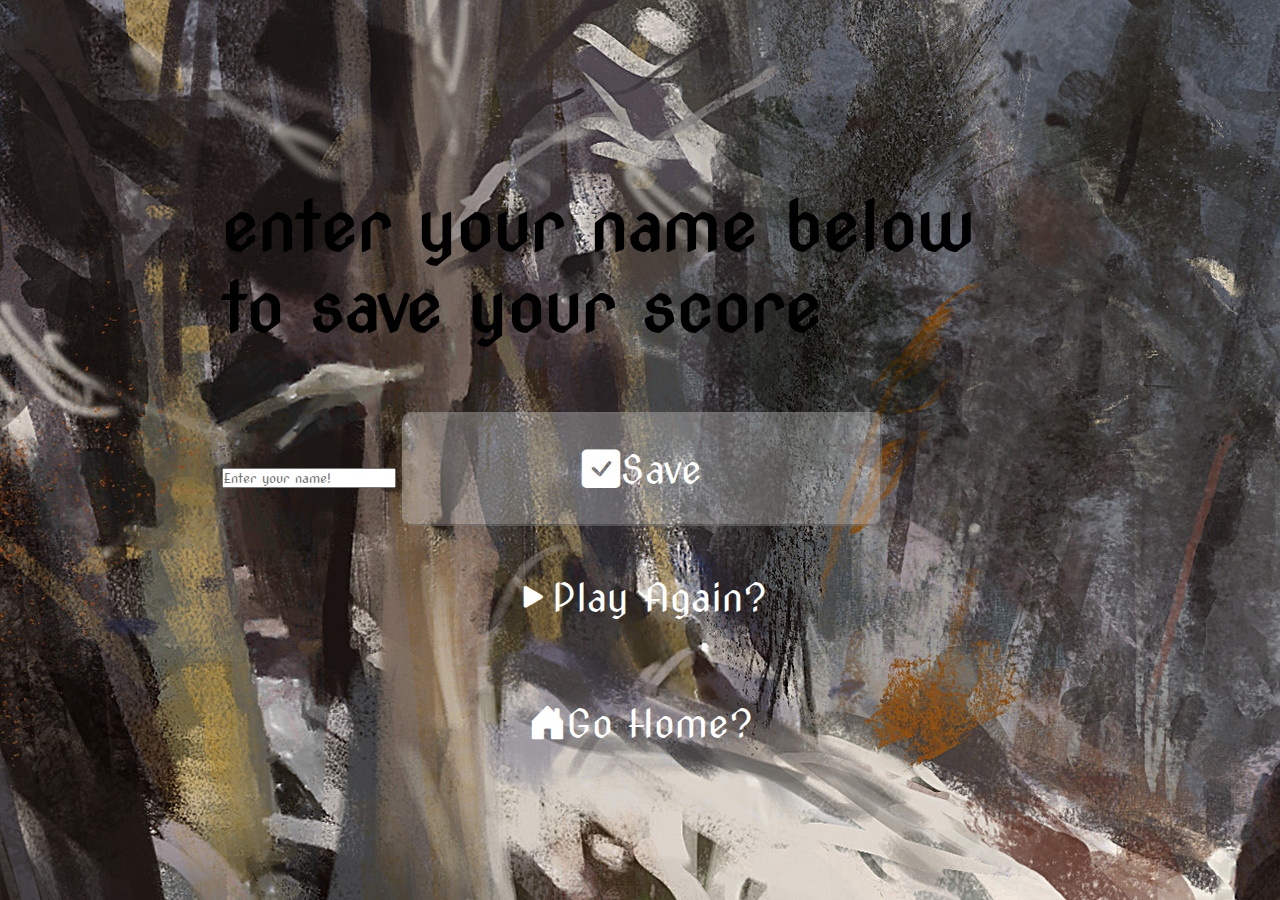
<file: Assets/HTML/end.html>
<!DOCTYPE html>
<html lang="en">
<head>
    <meta charset="UTF-8">
    <meta http-equiv="X-UA-Compatible" content="IE=edge">
    <meta name="viewport" content="width=device-width, initial-scale=1.0">
    <title>end api quiz game page</title>
    <link rel="stylesheet" href="../CSS/style.css">
    <link href="https://fonts.googleapis.com/css2?family=Bungee&display=swap" rel="stylesheet">
    <link href="https://fonts.googleapis.com/css2?family=Nova+Cut&family=Roboto&display=swap" rel="stylesheet">
    <link rel="stylesheet" href="https://cdn.jsdelivr.net/npm/bootstrap-icons@1.7.2/font/bootstrap-icons.css">
</head>
<body>
    <div class="container">
        <div id="end" class="flex-center flex-column">
            <h1 id="finalScore">0</h1>
            <form action="" class="end-form-container">
                <h2 id="end-text">enter your name below to save your score</h2>
                <input type="text" name="name" id="username" placeholder="Enter your name!">
                <button class="btn" id="saveScoreBtn" type="submit" onclick="saveHighScore(event)" disabled><i class="bi bi-check-square-fill"></i>Save</button>
            </form>
            <a href="../HTML/game.html" class="btn" id="playAgainBtn"><i class="bi bi-play-fill"></i>Play Again?</a>
            <a href="../../index.html" class="btn" id="homeBtn"><i class="bi bi-house-door-fill"></i>Go Home?</a>
        </div>
    </div>
<script src="../JS/end.js"></script>
</body>
</html>
</file>
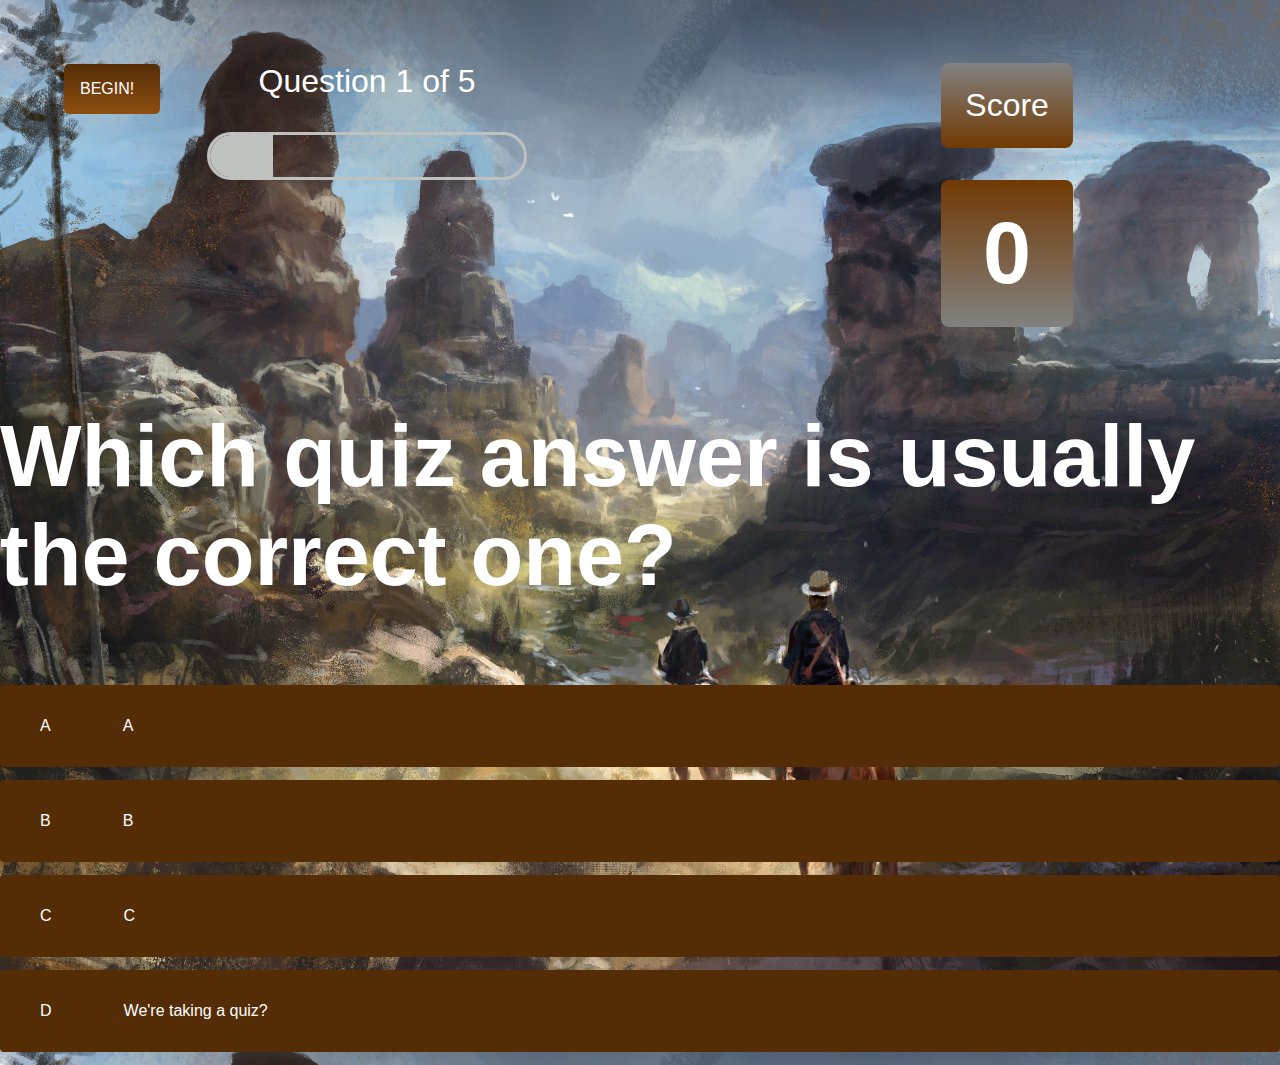
<file: Assets/HTML/game.html>
<!DOCTYPE html>
<html lang="en">
<head>
    <meta charset="UTF-8">
    <meta http-equiv="X-UA-Compatible" content="IE=edge">
    <meta name="viewport" content="width=device-width, initial-scale=1.0">
    <title>API quiz game html file</title>
    <link rel="stylesheet" href="../CSS/style.css">
    <link rel="stylesheet" href="../CSS/game.css">
</head>
<body>
    <div class="CDtimer" id="timer">BEGIN!</div>
    <div class="container">
        <div id="game" class="justify-center flex-column">
            <div id="hud">
                <div class="hud-item">
                    <p id="progressText" class="hud-prefix">
                        Question
                    </p>
                    <div id="progressBar">
                        <div id="progressBarFull"></div>
                    </div>
                </div>
                <div class="hud-item">
                    <p class="hud-prefix" id="scoretext">
                        Score
                    </p>
                    <h1 class="hud-main-text" id="score">
                        0
                    </h1>
                </div>
            </div>
            <h1 id="question">What is the answer to this question</h1>
            <div class="choice-container">
                <p class="choice-prefix">A</p>
                <p class="choice-text" data-number="1">choice 1</p>
            </div>
            <div class="choice-container">
                <p class="choice-prefix">B</p>
                <p class="choice-text" data-number="2">choice 2</p>
            </div>
            <div class="choice-container">
                <p class="choice-prefix">C</p>
                <p class="choice-text" data-number="3">choice 3</p>
            </div>
            <div class="choice-container">
                <p class="choice-prefix">D</p>
                <p class="choice-text" data-number="4">choice 4</p>
            </div>
        </div>
    </div>
    <script src="../JS/game.js"></script>
</body>
</html>
</file>
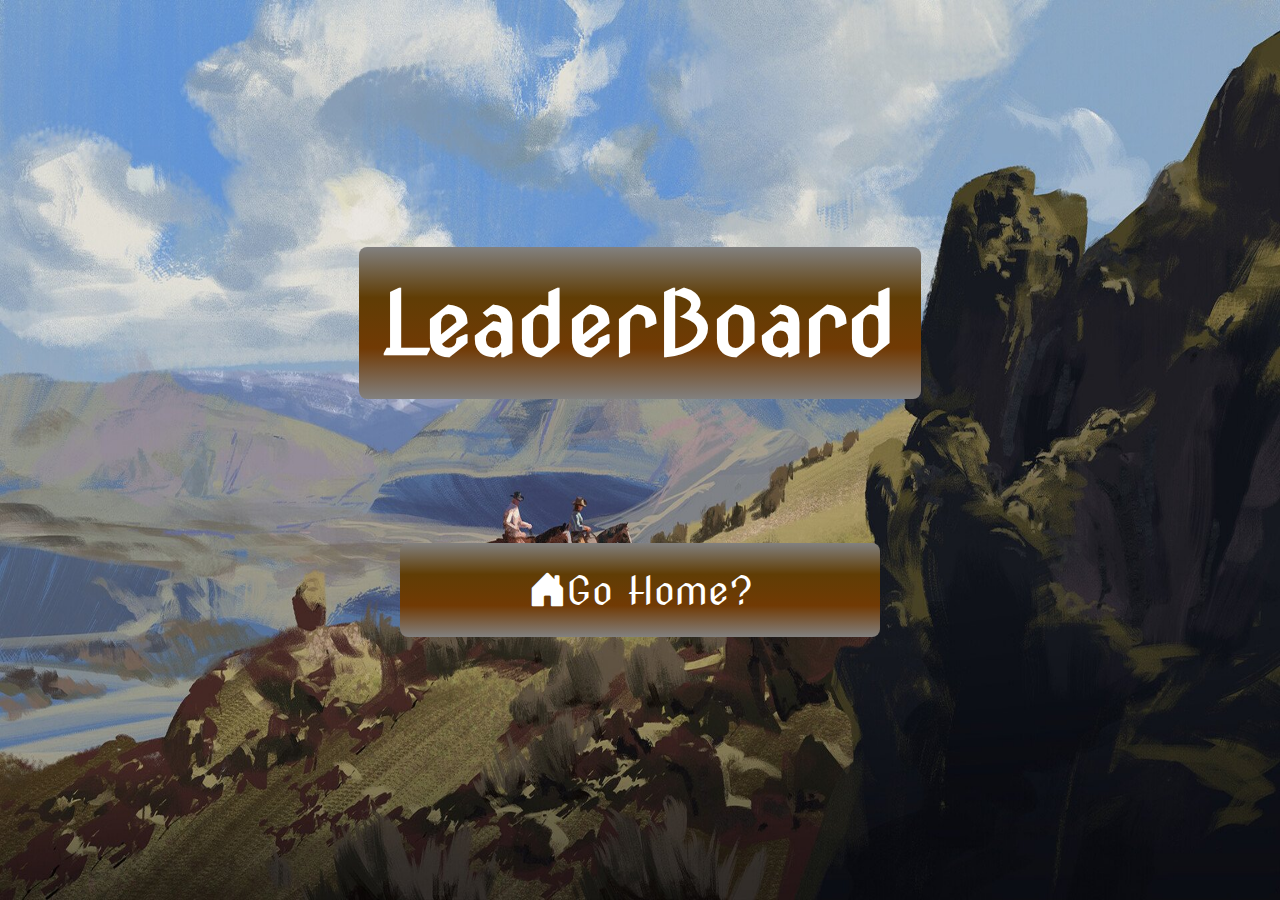
<file: Assets/HTML/highscores.html>
<!DOCTYPE html>
<html lang="en">
<head>
    <meta charset="UTF-8">
    <meta http-equiv="X-UA-Compatible" content="IE=edge">
    <meta name="viewport" content="width=device-width, initial-scale=1.0">
    <title>high scores page</title>
    <link rel="stylesheet" href="../CSS/style.css">
    <link rel="stylesheet" href="../CSS/highschores.css">
    <link rel="stylesheet" href="https://cdn.jsdelivr.net/npm/bootstrap-icons@1.7.2/font/bootstrap-icons.css">
    <link href="https://fonts.googleapis.com/css2?family=Nova+Cut&family=Roboto&display=swap" rel="stylesheet">
</head>
<body>
    <div class="container">
        <div id="highScores" class="flex-center flex-column">
            <h1 id="finalScore">LeaderBoard</h1>
            <ul id="highScoresList"></ul>
            <a href="../../index.html" class="btn" id="goHome"><i class="bi bi-house-door-fill"></i>Go Home?</a>
        </div>
    </div>
    <script src="../JS/highscores.js"></script>
</body>
</html>
</file>
<file: Assets/CSS/style.css>
:root {
    background-image: url("../Images/CowboyBack.jpg");
}

* {
    box-sizing: border-box;
    margin: 0;
    padding: 0;
    /* font-size: 62.5%; */
    font-family: "nova cut", sans-serif;
}

h1 {
    font-size: 5.4rem;
    color: #fff;
    margin-bottom: 5rem;
}

h2 {
    font-size: 4.2rem;
    margin-bottom: 4rem;
}

.container {
    width: 100vh;
    height: 100vh;
    display: flex;
    justify-content: center;
    align-items: center;
    max-width: 80rem;
    margin: 0 auto;
    padding: 2rem;
}

.flex-column {
    display: flex;
    flex-direction: column;
}

.flex-center {
    justify-content: center;
    align-items: center;
}

.justify-center {
    justify-content: center;
}

.text-center {
    text-align: center;
}

.hidden {
    display: none;
}

#readysetgo {
    padding: 1.5rem 1.5rem;
    background: linear-gradient(#A76C0C,#734905);
    border-radius: 8px;
}

.btn {
    font-size: 2.4rem;
    padding: 2rem 0;
    width: 30rem;
    text-align: center;
    margin-bottom: 1rem;
    text-decoration: none;
    color:#fff;
    border-radius: 10px;
}

.btn:hover {
    cursor: pointer;
    box-shadow: 0 0.4rem 1.4rem 0 #10265D;
    transition: transform 150ms;
    transform: scale(1.03);
}

.btn[disabled]:hover {
    cursor: not-allowed;
    box-shadow: none;
    transform: none;
}

#play-btn {
    font-family: "bungee", sans-serif;
    background: linear-gradient(#DBD7D1,#828180);
}

#highscore-btn {
    font-family: "bungee", sans-serif;
    background: linear-gradient(#713A04,#271402);
}
</file>
<file: Assets/CSS/game.css>
:root {
    background-image: url(../Images/maingamecowboy.jpg);
    background-size: 100% 100%;
}

body {
    color: #fff;
}

.CDtimer {
    padding: 1rem;
    background: linear-gradient(#542D07, #8E4F11);
    color:#fff;
    border-radius: 5px;
    margin-left: 5%;
    margin-right: 87.5%;
    margin-top: 5%;
}

#scoretext {
padding: 1.5rem 1.5rem;
background: linear-gradient(#828180, #713A04);
border-radius: 8px;
margin-bottom: 2rem;
}

#score {
    padding: 1.5rem 1.5rem;
    background: linear-gradient(#713A04,#828180);
    border-radius: 8px;
}

.choice-container {
    display: flex;
    margin-bottom: 0.8rem;
    width: 100%;
    border-radius: 4px;
    background: #542D07;
    min-width: 80rem;
}

.choice-container:hover {
    cursor: pointer;
    box-shadow: 0 0.4rem 1.4rem 0 #8E4F11;
    transform: scale(1.02);
    transition: transform 100ms;
}

.choice-prefix {
    padding: 2rem 2.5rem;
    color:white;
}

.choice-text {
    padding: 2rem;
    width: 100%;
}

.correct {
    background: linear-gradient(#4DD31F, #227606);
}

.incorrect {
    background: linear-gradient(#C1120A, #970902);
}

/* hud begins */

#hud {
    display: flex;
    justify-content: space-around;
}

.hud-prefix {
    text-align: center;
    font-size: 2rem;
}

.hud-main-text {
    text-align: center;
}

#progressBar {
    width: 20rem;
    height: 3rem;
    border: 0.2rem solid #BEC1BE;
    margin-top: 2rem;
    border-radius: 50px;
    overflow: hidden;
}

#progressBarFull {
    height: 100%;
    background: #BEC1BE;
    width: 0%;
}

@media screen and (max-width: 768) {
    .choice-container {
        min-width: 40rem;
    }
}
</file>
<file: Assets/CSS/highschores.css>
:root {
    background-image: url(../Images/highscorescowboy.jpg);
    background-size: 100% 100%;
}

#finalScore {
    padding: 1.5rem 1.5rem;
    background: linear-gradient(#828180, #603D05, #713A04, #828180);
    border-radius: 8px;
}

#goHome {
    padding: 1.5rem 1.5rem;
    background: linear-gradient(#828180, #603D05, #713A04, #828180);
    border-radius: 8px;
}

#highScoresList {
    list-style: none;
    margin-bottom: 4rem;
}

.high-score {
    font-size: 2.8rem;
    margin-bottom: 0.5rem;
    background: linear-gradient(#603D05, #828180);
    border-radius: 8px;
    color: #fff;
}
</file>
